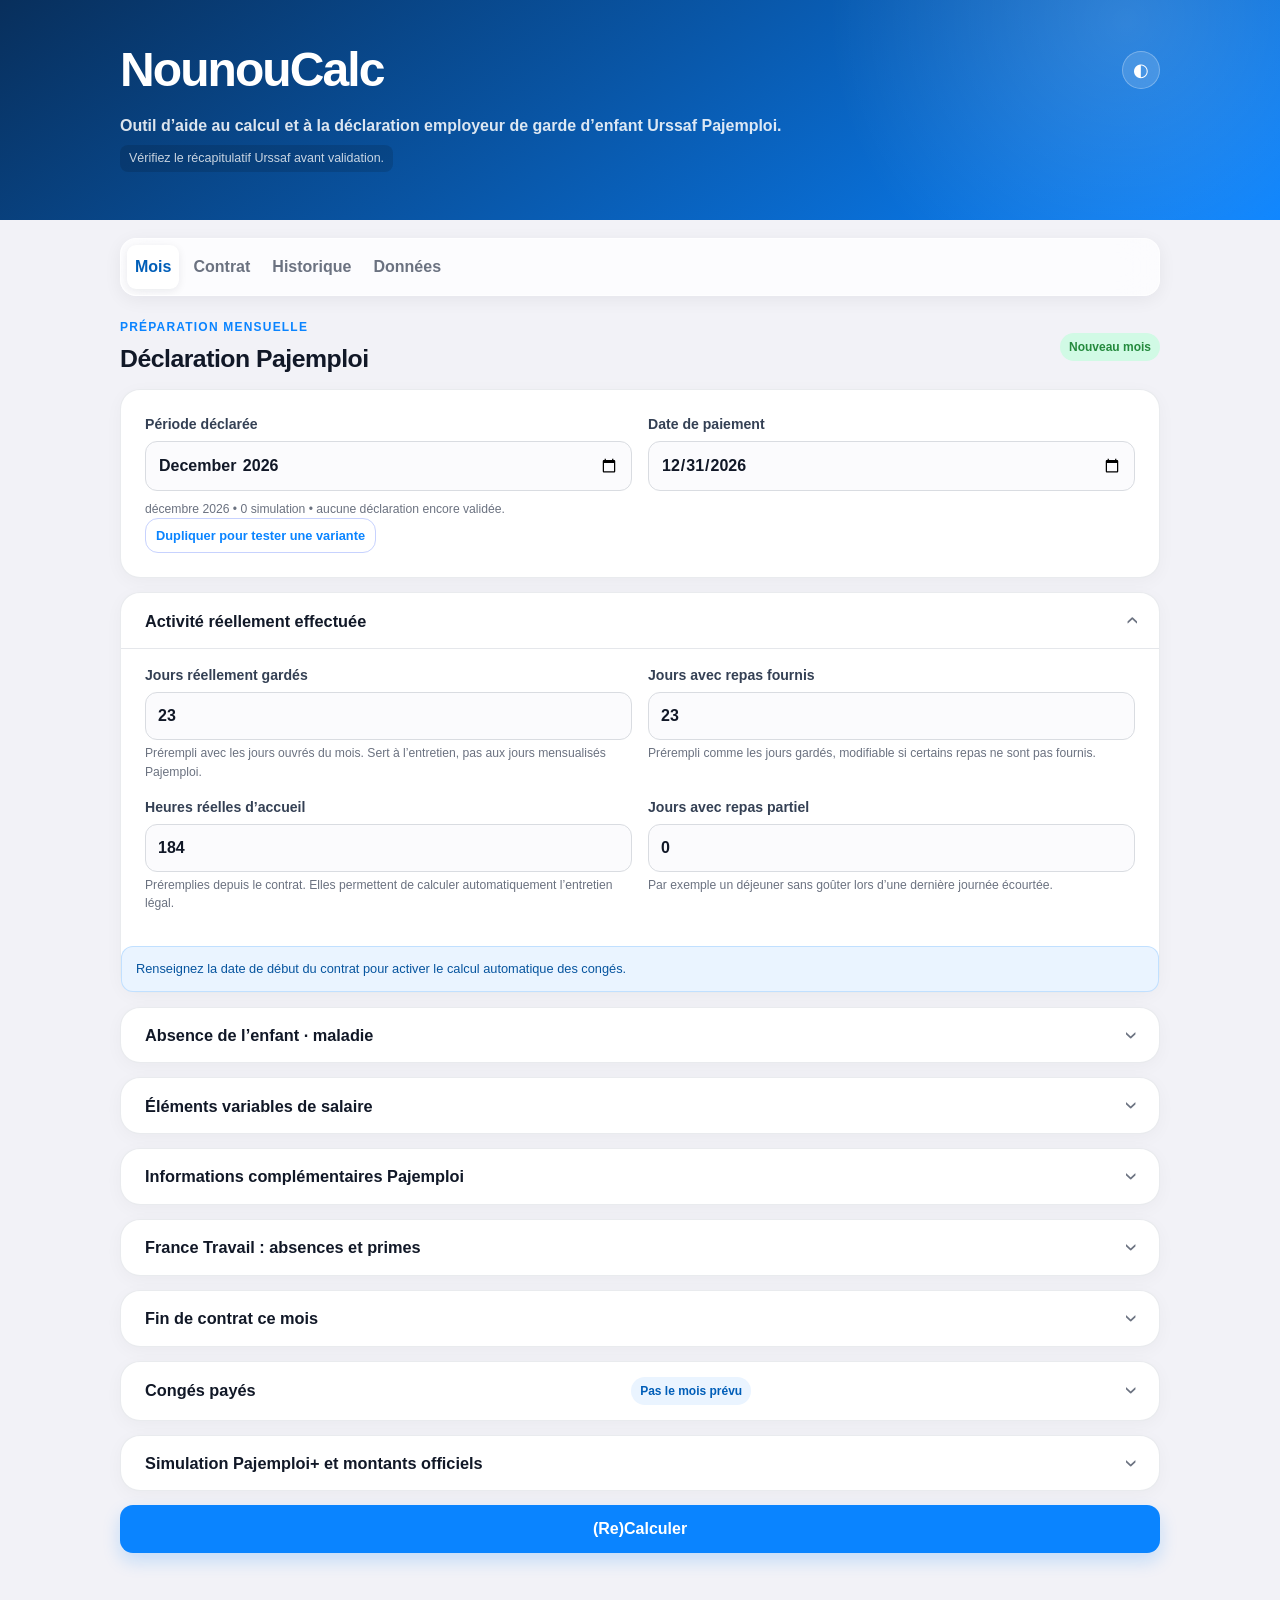
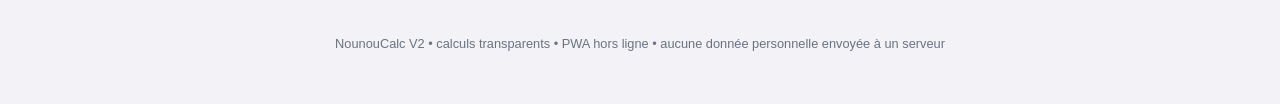
<file: index.html>
<!doctype html>
<html lang="fr">
<head>
  <meta charset="utf-8">
  <meta name="viewport" content="width=device-width, initial-scale=1">
  <meta name="theme-color" content="#0a84ff">
  <meta name="apple-mobile-web-app-capable" content="yes">
  <meta name="apple-mobile-web-app-status-bar-style" content="black-translucent">
  <meta name="apple-mobile-web-app-title" content="NounouCalc">
  <title>NounouCalc — Assistant Pajemploi</title>
  <script>
    (() => {
      const preference = localStorage.getItem("nounoucalc_theme") || "auto";
      const dark = preference === "dark" || (preference === "auto" && matchMedia("(prefers-color-scheme: dark)").matches);
      document.documentElement.dataset.theme = preference;
      document.documentElement.dataset.themeEffective = dark ? "dark" : "light";
    })();
  </script>
  <link rel="manifest" href="manifest.webmanifest">
  <link rel="icon" href="icons/app-icon.svg" type="image/svg+xml">
  <link rel="apple-touch-icon" sizes="180x180" href="icons/apple-touch-icon.png">
  <link rel="stylesheet" href="styles.css">
</head>
<body>
  <header class="hero">
    <div class="shell">
      <div class="hero-top">
        <h1>NounouCalc</h1>
        <button id="themeToggle" class="theme-toggle" type="button" aria-label="Thème automatique" title="Thème automatique">
          <span id="themeIcon" aria-hidden="true">◐</span>
        </button>
      </div>
      <p class="hero-subtitle">Outil d’aide au calcul et à la déclaration employeur de garde d’enfant Urssaf Pajemploi.</p>
      <p id="notice" class="hero-warning" role="status">Vérifiez le récapitulatif Urssaf avant validation.</p>
    </div>
  </header>

  <main class="shell">
    <nav class="tabs" aria-label="Sections">
      <button class="tab active" data-tab="monthly">
        <svg class="tab-icon" aria-hidden="true" viewBox="0 0 24 24"><path d="M7 3v3m10-3v3M4 9h16M5 5h14a1 1 0 0 1 1 1v14H4V6a1 1 0 0 1 1-1Z"/></svg>
        <span>Mois</span>
      </button>
      <button class="tab" data-tab="contract">
        <svg class="tab-icon" aria-hidden="true" viewBox="0 0 24 24"><path d="M7 3h8l4 4v14H5V3h2Zm8 0v5h4M8 12h8m-8 4h8"/></svg>
        <span>Contrat</span>
      </button>
      <button class="tab" data-tab="history">
        <svg class="tab-icon" aria-hidden="true" viewBox="0 0 24 24"><path d="M4 5h16v16H4V5Zm4-2v4m8-4v4M8 11h8m-8 4h8"/></svg>
        <span>Historique</span>
      </button>
      <button class="tab" data-tab="data">
        <svg class="tab-icon" aria-hidden="true" viewBox="0 0 24 24"><path d="M12 3v12m-4-4 4 4 4-4M5 18v3h14v-3"/></svg>
        <span>Données</span>
      </button>
    </nav>

    <section id="tab-monthly" class="tab-panel active">
      <div class="section-heading">
        <div>
          <p class="eyebrow">Préparation mensuelle</p>
          <h2>Déclaration Pajemploi</h2>
        </div>
        <span id="monthStatus" class="pill">Nouveau mois</span>
      </div>

      <div class="card">
        <div class="form-grid two">
          <label>Période déclarée
            <input id="period" type="month">
          </label>
          <label>Date de paiement
            <input id="paymentDate" type="date">
          </label>
        </div>
        <p id="periodHint" class="hint"></p>
        <button id="newSimulationButton" class="button ghost compact">Dupliquer pour tester une variante</button>
      </div>

      <details class="card collapsible" open>
        <summary>Activité réellement effectuée</summary>
        <div class="form-grid two compact-grid collapsible-body">
          <label>Jours réellement gardés
            <input id="actualDays" type="number" min="0" step="0.5">
            <small>Prérempli avec les jours ouvrés du mois. Sert à l’entretien, pas aux jours mensualisés Pajemploi.</small>
          </label>
          <label>Jours avec repas fournis
            <input id="meals" type="number" min="0" step="1">
            <small>Prérempli comme les jours gardés, modifiable si certains repas ne sont pas fournis.</small>
          </label>
          <label>Heures réelles d’accueil
            <input id="actualCareHours" type="number" min="0" step="0.25">
            <small>Préremplies depuis le contrat. Elles permettent de calculer automatiquement l’entretien légal.</small>
          </label>
          <label>Jours avec repas partiel
            <input id="partialMeals" type="number" min="0" step="1" value="0">
            <small>Par exemple un déjeuner sans goûter lors d’une dernière journée écourtée.</small>
          </label>
        </div>
        <p id="automaticLeaveInfo" class="auto-info"></p>
      </details>

      <details class="card collapsible" id="childAbsenceCard">
        <summary>Absence de l’enfant · maladie</summary>
        <div class="collapsible-body">
          <p class="hint">Sans justificatif, une absence imprévue reste rémunérée. Avec certificat médical ou hospitalisation, l’application calcule la déduction et suit le plafond sur l’année anniversaire du contrat.</p>
          <div class="form-grid two compact-grid">
            <label>Situation
              <select id="childAbsenceKind">
                <option value="none">Aucune</option>
                <option value="short">Maladie courte de l’enfant</option>
                <option value="long">Maladie / hospitalisation continue</option>
                <option value="other">Autre absence imprévue · salaire maintenu</option>
              </select>
            </label>
            <label>Justificatif reçu
              <select id="childAbsenceProof"><option value="no">Non</option><option value="yes">Oui</option></select>
            </label>
            <label>Début de l’absence<input id="childAbsenceStartDate" type="date"></label>
            <label>Fin de l’absence<input id="childAbsenceEndDate" type="date"></label>
            <label>Jours d’accueil prévus mais non assurés<input id="childAbsenceDays" type="number" min="0" step="0.5" value="0"></label>
            <label>Heures d’accueil prévues mais non assurées<input id="childAbsenceHours" type="number" min="0" step="0.25" value="0"></label>
            <label>Jours d’accueil prévus ce mois<input id="plannedDaysInMonth" type="number" min="0" step="0.5"></label>
            <label>Heures d’accueil prévues ce mois<input id="scheduledHoursInMonth" type="number" min="0" step="0.25"></label>
          </div>
          <p id="childAbsenceInfo" class="auto-info" aria-live="polite"></p>
          <p class="hint">Pour un planning irrégulier, ajustez les heures prévues et absentes. Les jours réellement gardés, repas et heures réelles restent modifiables séparément.</p>
        </div>
      </details>

      <details class="card collapsible">
        <summary>Éléments variables de salaire</summary>
        <div class="form-grid two compact-grid collapsible-body">
          <label>Heures complémentaires
            <input id="complementaryHours" type="number" min="0" step="0.25" value="0">
            <small>Au-delà du contrat et jusqu’à 45 h sur la semaine concernée.</small>
          </label>
          <label>Heures majorées supplémentaires
            <input id="extraMajorHours" type="number" min="0" step="0.25" value="0">
            <small>Heures réellement faites au-delà de 45 h, hors base mensualisée.</small>
          </label>
          <label>Autre déduction exceptionnelle nette
            <input id="absenceDeductionNet" type="number" min="0" step="0.01" value="0">
            <small>Facultatif ; la maladie de l’enfant est calculée automatiquement ci-dessus.</small>
          </label>
          <label>Autre élément de salaire net
            <input id="otherSalaryNet" type="number" step="0.01" value="0">
          </label>
          <label>Indemnités kilométriques
            <input id="kilometerAllowance" type="number" min="0" step="0.01" value="0">
          </label>
          <label>Acompte déjà versé
            <input id="advancePaid" type="number" min="0" step="0.01" value="0">
          </label>
          <label>Ajustement semaines ouvrant droit aux congés
            <input id="leaveAdjustmentWeeks" type="number" step="0.01" value="0">
            <small>Laisser 0 normalement. Utiliser seulement pour corriger une absence non assimilée ou un planning particulier.</small>
          </label>
        </div>
      </details>

      <details class="card collapsible">
        <summary>Informations complémentaires Pajemploi</summary>
        <div class="form-grid three compact-grid collapsible-body">
          <label>Heures spécifiques
            <select id="specificHours"><option value="no">Non</option><option value="yes">Oui</option></select>
            <small>Entre 22 h et 6 h, dimanche ou jour férié.</small>
          </label>
          <label>Garde de plus de 24 h consécutives
            <select id="over24Hours"><option value="no">Non</option><option value="yes">Oui</option></select>
          </label>
          <label>Handicap, longue maladie ou inadaptation
            <select id="disabilityCare"><option value="no">Non</option><option value="yes">Oui</option></select>
          </label>
        </div>
      </details>

      <details class="card collapsible">
        <summary>France Travail : absences et primes</summary>
        <div class="collapsible-body">
          <p class="hint">Le temps payé exact vient du bulletin. Les autres champs sont à compléter seulement en cas d’absence, d’arrêt/suspension ou de prime distincte.</p>
          <div class="form-grid two compact-grid">
            <label>Temps de travail payé
              <input id="franceTravailPaidHours" type="number" min="0" step="0.1">
              <small>Heures exactes du bulletin pour l’attestation France Travail.</small>
            </label>
            <label>Heures non intégralement payées
              <input id="unpaidHours" type="number" min="0" step="0.25" value="0">
            </label>
            <label>Jours non intégralement payés
              <input id="unpaidDays" type="number" min="0" step="0.5" value="0">
            </label>
            <label>Nature de l’absence ou suspension
              <select id="absenceType">
                <option value="">Aucune</option>
                <option value="maladie">Arrêt maladie</option>
                <option value="maternite">Congé maternité</option>
                <option value="paternite">Congé paternité / accueil de l’enfant</option>
                <option value="adoption">Congé d’adoption</option>
                <option value="accident_travail">Accident du travail</option>
                <option value="accident_trajet">Accident de trajet</option>
                <option value="activite_partielle">Activité partielle</option>
                <option value="conge_sans_solde">Congé sans solde / convenance personnelle</option>
                <option value="conge_parental">Congé parental</option>
                <option value="autre">Autre événement</option>
              </select>
            </label>
            <label>Début de l’absence
              <input id="absenceStartDate" type="date">
            </label>
            <label>Fin de l’absence
              <input id="absenceEndDate" type="date">
            </label>
            <label>Nature de la prime
              <input id="bonusType" type="text" placeholder="Prime exceptionnelle…">
            </label>
            <label>Prime brute soumise à contributions
              <input id="bonusGross" type="number" min="0" step="0.01" value="0">
            </label>
            <label>Date de paiement de la prime
              <input id="bonusPaymentDate" type="date">
            </label>
          </div>
        </div>
      </details>

      <details class="card collapsible" id="monthlyEndCard">
        <summary>Fin de contrat ce mois</summary>
        <div class="collapsible-body">
          <div class="notice info compact-notice">
            <strong>Tout se fait dans cette dernière déclaration.</strong> Choisissez « Oui », vérifiez la date et le motif, puis utilisez le bouton « (Re)Calculer » en bas de la page. Il n’y a plus de second écran de calcul.
          </div>
          <label class="select-emphasis">S’agit-il de la dernière déclaration du contrat ?
            <select id="isEndContract"><option value="no">Non</option><option value="yes">Oui</option></select>
          </label>
          <div id="monthlyEndFields" class="hidden">
            <div class="form-grid two compact-grid">
              <label>Date de fin du contrat
                <input id="endDateMonthly" type="date">
              </label>
              <label>Motif
                <select id="endReasonMonthly">
                  <option value="employer">Retrait de l’enfant par l’employeur</option>
                  <option value="employee">Démission de la salariée</option>
                  <option value="death">Décès de l’enfant</option>
                  <option value="serious">Faute grave ou lourde</option>
                  <option value="approval">Retrait ou suspension d’agrément</option>
                  <option value="cdd">Fin de CDD</option>
                  <option value="agreement">Autre motif</option>
                </select>
              </label>
              <label>Date de notification de la rupture
                <input id="terminationNotificationDate" type="date">
              </label>
              <label>Situation du préavis
                <select id="noticeStatus">
                  <option value="performed">Préavis effectué et payé</option>
                  <option value="partial">Préavis partiellement effectué</option>
                  <option value="not_performed_paid">Non effectué mais payé</option>
                  <option value="not_performed_unpaid">Non effectué et non payé à la demande de la salariée</option>
                  <option value="not_applicable">Pas de préavis applicable</option>
                </select>
              </label>
              <label>Premier jour du préavis
                <input id="noticeStartDate" type="date">
              </label>
              <label>Dernier jour du préavis
                <input id="noticeEndDate" type="date">
              </label>
            </div>
            <div id="endAutoInfo" class="auto-info"></div>
            <details class="nested-details">
              <summary>Montants calculés automatiquement et détails Pajemploi</summary>
              <div class="form-grid two compact-grid end-fields collapsible-body">
              <label>Prime de précarité nette
                <input id="precariousnessNet" type="number" min="0" step="0.01">
                <small>CDD uniquement.</small>
              </label>
              <label>Indemnité compensatrice de congés payés nette
                <input id="endingCpNetMonthly" type="number" min="0" step="0.01">
              </label>
              <label>Jours de congés soldés
                <input id="endingCpDays" type="number" min="0" step="0.5">
              </label>
              <label>Indemnité compensatrice de préavis nette
                <input id="noticeCompensationNet" type="number" min="0" step="0.01" value="0">
              </label>
              <label>Indemnité de rupture nette
                <input id="ruptureIndemnityNet" type="number" min="0" step="0.01">
              </label>
              <label>Régularisation de salaire nette
                <input id="endingRegularizationNet" type="number" min="0" step="0.01" value="0">
              </label>
              <input id="endValuesConfirmed" type="hidden" value="no">
              <label>Heures de régularisation à ajouter
                <input id="endingRegularizationHours" type="number" min="0" step="0.01" value="0" readonly>
                <small>Calculées depuis les heures réelles de l’historique.</small>
              </label>
              <label>Jours de régularisation à ajouter
                <input id="endingRegularizationDays" type="number" min="0" step="0.01" value="0" readonly>
                <small>Ajoutés aux jours mensualisés, avec plafond Pajemploi de 31 jours.</small>
              </label>
              </div>
            </details>
            <details class="nested-details">
              <summary>Montants bruts pour France Travail</summary>
              <div class="form-grid two compact-grid collapsible-body">
                <label>Indemnité compensatrice de congés payés brute
                  <input id="endingCpGross" type="number" min="0" step="0.01">
                  <small>Calculée automatiquement ; à vérifier ensuite sur le solde Pajemploi.</small>
                </label>
                <label>Prime de précarité brute
                  <input id="precariousnessGross" type="number" min="0" step="0.01">
                </label>
                <label>Indemnité légale ou conventionnelle de rupture
                  <input id="legalRuptureAmount" type="number" min="0" step="0.01">
                </label>
                <label>Autres indemnités de rupture hors congés et préavis
                  <input id="otherTerminationGross" type="number" min="0" step="0.01" value="0">
                </label>
              </div>
            </details>
            <p class="hint">Les montants sont recalculés automatiquement lorsque vous appuyez sur « (Re)Calculer ». Ils restent modifiables dans le détail si le simulateur officiel Pajemploi fournit une valeur différente.</p>
          </div>
        </div>
      </details>

      <details class="card collapsible" id="cpCard">
        <summary class="card-title-line">
          <span>Congés payés</span>
          <span id="cpMonthPill" class="pill subtle"></span>
        </summary>
        <div class="form-grid two compact-grid collapsible-body">
          <label>Jours de congés payés à déclarer
            <input id="cpDaysDeclared" type="number" min="0" max="30" step="0.5" value="0">
          </label>
          <label>Montant net de congés payé
            <input id="cpPaidNet" type="number" min="0" step="0.01" value="0">
          </label>
          <label>Période d’acquisition des droits payés
            <select id="cpReferenceKey"></select>
            <small>En juin, il s’agit normalement de la période terminée le 31 mai.</small>
          </label>
        </div>
        <p id="cpHint" class="hint"></p>
      </details>

      <details class="card collapsible">
        <summary>Simulation Pajemploi+ et montants officiels</summary>
        <div class="collapsible-body">
        <p class="hint">Le taux permet une simulation du prélèvement à la source. Les autres montants, facultatifs, se recopient après la déclaration pour rapprocher l’estimation du décompte réellement produit par Pajemploi+.</p>
        <label>Salaire brut officiel du mois <span class="optional">(facultatif)</span>
          <input id="officialGross" type="number" min="0" step="0.01" placeholder="À recopier après la déclaration">
          <small>Montant du bulletin Pajemploi. Il est utilisé pour toute la durée du contrat, mois de fin compris.</small>
        </label>
        <div class="form-grid two compact-grid">
          <label>CMG rémunération calculé par Pajemploi <span class="optional">(après validation)</span>
            <input id="officialCmg" type="number" min="0" step="0.01">
          </label>
          <label>Montant réellement prélevé par Pajemploi+ <span class="optional">(après validation)</span>
            <input id="officialPajemploiDebit" type="number" min="0" step="0.01">
          </label>
        </div>
        <div class="form-grid two compact-grid">
          <label>Taux de prélèvement à la source connu (%)
            <input id="withholdingTaxRate" type="number" min="0" max="100" step="0.001">
            <small>Pour la simulation uniquement. Le taux transmis à Pajemploi par la DGFiP reste prioritaire.</small>
          </label>
          <label>Exonération ajoutée par Pajemploi
            <input id="officialContributionExemption" type="number" min="0" step="0.01">
            <small>À recopier seulement après la déclaration.</small>
          </label>
          <label>Prélèvement à la source retiré
            <input id="officialWithholdingTax" type="number" min="0" step="0.01">
            <small>À recopier seulement après la déclaration.</small>
          </label>
          <label>Montant total des cotisations
            <input id="officialTotalContributions" type="number" min="0" step="0.01">
          </label>
          <label>Cotisations prises en charge par la CAF/MSA
            <input id="officialCoveredContributions" type="number" min="0" step="0.01">
          </label>
          <label>Somme à récupérer auprès de la salariée
            <input id="officialEmployeeRecovery" type="number" min="0" step="0.01">
            <small>Uniquement si Pajemploi demande réellement une régularisation séparée.</small>
          </label>
        </div>
        <label>Note du mois <span class="optional">(facultatif)</span>
          <textarea id="monthNote" rows="2" placeholder="Adaptation, absence, régularisation…"></textarea>
        </label>
        </div>
      </details>

      <button id="calculateButton" class="button primary">(Re)Calculer</button>

      <section id="results" class="results hidden" aria-live="polite">
        <div class="section-heading">
          <div>
            <p class="eyebrow">Copie de saisie</p>
            <h2>Valeurs à reporter sur Pajemploi</h2>
          </div>
          <button id="printMonthly" class="button ghost compact">Imprimer</button>
        </div>

        <div id="officialConfirmation" class="card official-confirmation">
          <div>
            <strong id="officialConfirmationTitle">Simulation non confirmée</strong>
            <p id="officialConfirmationText">Comparez les valeurs ci-dessous à Pajemploi, puis confirmez uniquement la version réellement saisie.</p>
          </div>
          <button id="confirmOfficialButton" class="button secondary" type="button">Confirmer la saisie sur Pajemploi</button>
        </div>

        <details class="card collapsible pajemploi-guide" open>
          <summary>Cases Pajemploi+ à remplir, dans l’ordre</summary>
          <div class="collapsible-body">
            <p class="hint">Copiez ces valeurs dans la déclaration. Pajemploi calcule ensuite les cotisations, le CMG, le prélèvement à la source et le virement ; vérifiez son récapitulatif avant de valider.</p>
            <div id="pajemploiGuide"></div>
          </div>
        </details>

        <div class="declaration-grid">
          <article class="metric featured">
            <span>Jours d’activité mensualisés</span>
            <strong id="outDeclaredDays">—</strong>
            <small id="outExactDays"></small>
          </article>
          <article class="metric">
            <span>Heures normales mensualisées</span>
            <strong id="outNormalHours">—</strong>
            <small id="outExactNormalHours"></small>
          </article>
          <article class="metric">
            <span>Heures complémentaires</span>
            <strong id="outComplementaryHours">—</strong>
          </article>
          <article class="metric">
            <span>Heures majorées</span>
            <strong id="outMajorHours">—</strong>
            <small id="outMajorBreakdown"></small>
          </article>
          <article class="metric">
            <span>Jours de congés payés</span>
            <strong id="outCpDays">—</strong>
          </article>
          <article class="metric featured">
            <span>Salaire net déclaré</span>
            <strong id="outNetSalary">—</strong>
            <small>Hors indemnités d’entretien et de repas</small>
          </article>
          <article class="metric">
            <span id="outCmgLabel">CMG rémunération estimé</span>
            <strong id="outCmg">—</strong>
            <small>Estimation 2026, le calcul Pajemploi fait foi</small>
          </article>
          <article class="metric featured">
            <span>Reste à charge estimé après CMG</span>
            <strong id="outFamilyCost">—</strong>
            <small id="outCmgDetail"></small>
          </article>
        </div>

        <div id="outEndBreakdownCard" class="card breakdown hidden">
          <h3>Rubrique « Indemnités de fin de contrat »</h3>
          <div id="outEndBreakdown"></div>
        </div>

        <div class="card breakdown">
          <h3>Détail du calcul du salaire</h3>
          <div id="salaryBreakdown"></div>
        </div>

        <div class="totals">
          <div><span>Indemnité d’entretien</span><strong id="outMaintenance">—</strong></div>
          <div><span>Indemnité de repas</span><strong id="outMeals">—</strong></div>
          <div><span>Indemnités kilométriques</span><strong id="outKilometers">—</strong></div>
          <div><span>Acompte déjà versé</span><strong id="outAdvance">—</strong></div>
          <div class="grand-total"><span>Total des éléments avant calculs Pajemploi</span><strong id="outTotal">—</strong></div>
        </div>

        <div id="outPajemploiSettlementCard" class="card breakdown hidden">
          <h3 id="outPajemploiSettlementTitle">Estimation Pajemploi+</h3>
          <div id="outPajemploiSettlement"></div>
          <p class="hint">Le virement à la salariée, le CMG total et votre reste à charge sont des montants différents. Le récapitulatif officiel Pajemploi reste la référence.</p>
        </div>

        <div class="card breakdown">
          <h3>Questions complémentaires</h3>
          <div id="additionalAnswers"></div>
        </div>

        <div class="card cp-summary">
          <h3>Compteur de congés — <span id="outReferencePeriod"></span></h3>
          <div class="progress"><span id="cpProgress"></span></div>
          <p>Ce mois : <strong id="outCpMonthAcquired">—</strong> jours bruts acquis automatiquement.</p>
          <p>Période : <strong id="outCpAcquired">—</strong> jours acquis, dont <strong id="outCpPaid">—</strong> jours déjà déclarés payés.</p>
          <p>Depuis le début du contrat : <strong id="outCpGlobalAcquired">—</strong> acquis • <strong id="outCpGlobalPaid">—</strong> payés • <strong id="outCpGlobalRemaining">—</strong> restant à rémunérer.</p>
        </div>
      </section>
    </section>

    <section id="tab-contract" class="tab-panel">
      <div class="section-heading">
        <div>
          <p class="eyebrow">Paramètres durables</p>
          <h2>Contrat et données administratives</h2>
        </div>
        <button id="calculationInfoButton" class="calculation-info-button" type="button" aria-haspopup="dialog" aria-controls="calculationInfoModal">
          <span aria-hidden="true">i</span>
          <strong>Règles de calcul</strong>
        </button>
      </div>

      <div class="card">
        <div class="form-grid two compact-grid contract-picker">
          <label>Contrat affiché
            <select id="activeContractSelect" aria-label="Choisir un contrat"></select>
          </label>
          <button id="newContractButton" class="button ghost" type="button">+ Nouveau contrat</button>
        </div>
        <p class="hint">Chaque nounou conserve son contrat, ses simulations et ses déclarations validées. L’export JSON contient tous les contrats.</p>
      </div>

      <div class="card">
        <h3>Contrat</h3>
        <div class="form-grid two">
          <label>Date de début du contrat
            <input id="startDate" type="date">
          </label>
          <label>Nature du contrat
            <select id="contractType">
              <option value="CDI">CDI</option>
              <option value="CDD">CDD</option>
            </select>
          </label>
          <label>Numéro de contrat France Travail
            <input id="contractNumber" type="text" value="00000">
            <small>France Travail demande « 00000 » si aucun numéro n’existe.</small>
          </label>
          <label>Dernier emploi tenu
            <input id="lastJobTitle" type="text" value="Assistante maternelle agréée">
          </label>
          <label>Semaines programmées sur 12 mois
            <input id="weeksPerYear" type="number" min="1" max="52" step="1" value="46">
            <small>52 semaines, ou 46 semaines et moins.</small>
          </label>
          <label>Jours d’accueil par semaine
            <input id="daysPerWeek" type="number" min="0.5" max="7" step="0.5" value="5">
          </label>
          <label>Heures normales par semaine
            <input id="normalHoursPerWeek" type="number" min="0" max="45" step="0.25" value="40">
            <small>Part contractuelle jusqu’à 45 h.</small>
          </label>
          <label>Heures majorées contractuelles par semaine
            <input id="majorHoursPerWeek" type="number" min="0" step="0.25" value="0">
            <small>Part contractuelle au-delà de 45 h.</small>
          </label>
        </div>
        <div id="contractPreview" class="formula-preview"></div>
      </div>

      <div class="card">
        <h3>Rémunération</h3>
        <div class="form-grid three">
          <label>Taux horaire net
            <input id="netHourlyRate" type="number" min="0" step="0.01" value="4">
          </label>
          <label>Taux horaire brut estimé
            <input id="grossHourlyRate" type="number" min="0" step="0.0001" readonly>
            <small>Calculé automatiquement à partir du net. Le brut du bulletin Pajemploi reste prioritaire.</small>
          </label>
          <label>Majoration au-delà de 45 h
            <input id="majorMarkup" type="number" min="0" step="0.01" value="25">
            <small>Pourcentage prévu au contrat.</small>
          </label>
          <label>Majoration heures complémentaires
            <input id="complementaryMarkup" type="number" min="0" step="0.01" value="0">
            <small>Seulement si elle est écrite au contrat.</small>
          </label>
          <label>Salaire net mensualisé de base
            <input id="monthlyBaseNetSalary" type="number" min="0" step="0.01" value="0">
            <small>Montant fixe prévu au contrat. Laisser 0 pour le calculer depuis les heures et les taux.</small>
          </label>
          <label>Entretien contractuel / journée habituelle
            <input id="maintenanceRate" type="number" min="0" step="0.01" value="0">
            <small>Laisser 0 pour appliquer automatiquement le minimum légal selon les heures réelles.</small>
          </label>
          <label>Repas complet / jour
            <input id="mealRate" type="number" min="0" step="0.01" value="4">
          </label>
          <label>Repas partiel / jour
            <input id="partialMealRate" type="number" min="0" step="0.01" value="0">
            <small>Facultatif : déjeuner ou goûter seul, selon le contrat.</small>
          </label>
          <label>Enfants de moins de 15 ans à charge de la salariée
            <input id="employeeDependentChildrenUnder15" type="number" min="0" step="1" value="0">
            <small>Pour les éventuels 2 jours supplémentaires par enfant, dans la limite de 30 jours.</small>
          </label>
        </div>
      </div>

      <div class="card">
        <h3>Modalité de paiement des congés</h3>
        <div class="form-grid two">
          <label>Mode prévu au contrat
            <select id="cpPaymentMode">
              <option value="june">En une fois au mois choisi</option>
              <option value="main_leave">Lors de la prise principale</option>
              <option value="as_taken">Au fur et à mesure de la prise</option>
              <option value="included_52">Accueil sur 52 semaines</option>
            </select>
          </label>
          <label>Mois du versement unique
            <select id="cpPaymentMonth">
              <option value="1">Janvier</option><option value="2">Février</option>
              <option value="3">Mars</option><option value="4">Avril</option>
              <option value="5">Mai</option><option value="6" selected>Juin</option>
              <option value="7">Juillet</option><option value="8">Août</option>
              <option value="9">Septembre</option><option value="10">Octobre</option>
              <option value="11">Novembre</option><option value="12">Décembre</option>
            </select>
          </label>
        </div>
      </div>

      <div class="card">
        <h3>Identité</h3>
        <div class="form-grid two">
          <label>Employeur
            <input id="employerName" type="text" placeholder="Prénom Nom">
          </label>
          <label>N° Pajemploi employeur
            <input id="employerPajemploi" type="text">
          </label>
          <label>Téléphone employeur
            <input id="employerPhone" type="tel">
          </label>
          <label>Date de naissance employeur
            <input id="employerBirthDate" type="date">
          </label>
          <label>Adresse employeur
            <textarea id="employerAddress" rows="2"></textarea>
          </label>
          <label>Second employeur <span class="optional">(facultatif)</span>
            <input id="secondaryEmployerName" type="text" placeholder="Prénom Nom">
          </label>
          <label>Téléphone second employeur
            <input id="secondaryEmployerPhone" type="tel">
          </label>
          <label>Date de naissance second employeur
            <input id="secondaryEmployerBirthDate" type="date">
          </label>
          <label>Adresse second employeur
            <textarea id="secondaryEmployerAddress" rows="2"></textarea>
          </label>
          <label>Assistante maternelle
            <input id="employeeName" type="text" placeholder="Prénom Nom">
          </label>
          <label>N° salarié / Sécurité sociale
            <input id="employeeNumber" type="text">
          </label>
          <label>Adresse assistante maternelle
            <textarea id="employeeAddress" rows="2"></textarea>
          </label>
          <label>Date de naissance assistante maternelle
            <input id="employeeBirthDate" type="date">
          </label>
          <label>Lieu de naissance
            <input id="employeeBirthPlace" type="text">
          </label>
          <label>Département de naissance
            <input id="employeeBirthDepartment" type="text" placeholder="95">
          </label>
          <label>Nationalité
            <select id="employeeNationality">
              <option value="france">Française</option>
              <option value="ue">Union européenne</option>
              <option value="eee">EEE hors UE</option>
              <option value="hors_ue_eee">Hors UE / EEE</option>
            </select>
          </label>
          <label>Caisse de retraite complémentaire
            <input id="employeeRetirementFund" type="text" value="Régime unifié AGIRC-ARRCO">
          </label>
          <label>N° d’agrément
            <input id="approvalNumber" type="text">
          </label>
          <label>Enfant gardé
            <input id="childName" type="text" value="Noa">
          </label>
          <label>Date de naissance de l’enfant
            <input id="childBirthDate" type="date">
          </label>
        </div>
      </div>

      <div class="card">
        <h3>Estimation du CMG emploi direct</h3>
        <div class="form-grid three">
          <label>Appliquer ces ressources à partir de
            <input id="cmgEffectivePeriod" type="month">
            <small>Les mois antérieurs conservent leur ancien barème et leurs montants confirmés.</small>
          </label>
          <label>Ressources annuelles CAF de l’année N−2
            <input id="annualResourcesN2" type="number" min="0" step="1">
            <small>Montant “ressources prises en compte pour le CMG” visible dans Mon Compte CAF, pas le quotient familial.</small>
          </label>
          <label>Nombre d’enfants à charge
            <input id="dependentChildren" type="number" min="1" max="20" step="1" value="1">
          </label>
          <label>Un enfant ouvre droit à l’AEEH
            <select id="aeeh"><option value="no">Non</option><option value="yes">Oui</option></select>
          </label>
        </div>
        <p class="hint">Pour une déclaration en 2026, la CAF utilise en principe les ressources 2024 (N−2), mensualisées. Sans ce montant, NounouCalc n’affiche plus de faux reste à charge. Le résultat reste une estimation : Pajemploi calcule le montant définitif.</p>
        <details class="nested-details">
          <summary>Historique des ressources CMG</summary>
          <div id="cmgHistoryList" class="collapsible-body"></div>
        </details>
      </div>

      <button id="saveContractButton" class="button primary">Enregistrer le contrat</button>
    </section>

    <section id="tab-history" class="tab-panel">
      <div class="section-heading">
        <div>
          <p class="eyebrow">Archive locale</p>
          <h2>Historique des déclarations</h2>
        </div>
        <button id="printDossierButton" class="button secondary compact">Imprimer le dossier employeur</button>
      </div>
      <div id="historyEmpty" class="empty">Aucune déclaration enregistrée.</div>
      <div id="historyList" class="history-list"></div>
    </section>

    <section id="tab-data" class="tab-panel">
      <div class="section-heading">
        <div>
          <p class="eyebrow">Portabilité</p>
          <h2>Sauvegarde des données</h2>
        </div>
      </div>
      <div class="card">
        <p>Exporter ou restaurer une copie complète du contrat, des réglages, des simulations et de tous les mois enregistrés.</p>
        <div class="button-row">
          <button id="exportButton" class="button primary">Exporter la sauvegarde JSON</button>
          <label class="button secondary file-button">Importer une sauvegarde
            <input id="importFile" type="file" accept="application/json">
          </label>
        </div>
      </div>
      <div class="card danger-zone">
        <h3>Zone sensible</h3>
        <button id="resetButton" class="button danger">Effacer toutes les données locales</button>
      </div>
    </section>
  </main>

  <div id="calculationInfoModal" class="info-modal" role="dialog" aria-modal="true" aria-labelledby="calculationInfoTitle" aria-hidden="true" hidden>
    <div class="info-modal-sheet">
      <header class="info-modal-header">
        <div>
          <p class="eyebrow">Mémo officiel</p>
          <h2 id="calculationInfoTitle">Comprendre les calculs</h2>
        </div>
        <button id="closeCalculationInfo" class="info-modal-close" type="button" aria-label="Fermer les règles de calcul">×</button>
      </header>

      <div class="info-modal-content">
        <p class="info-modal-intro">
          NounouCalc conserve les valeurs exactes pour calculer le salaire, puis applique seulement à la fin les arrondis nécessaires aux cases entières de Pajemploi.
        </p>

        <article class="calculation-rule">
          <span class="calculation-rule-number">1</span>
          <div>
            <h3>Mensualisation du contrat</h3>
            <p>Sur 52 semaines : base hebdomadaire × 52 ÷ 12. Sur 46 semaines ou moins : base hebdomadaire × semaines programmées ÷ 12. Les décimales restent utilisées pour calculer le salaire.</p>
            <div class="formula-chip">Exemple : 5 jours × 46 ÷ 12 = 19,1667 jours mensualisés</div>
            <a href="https://www.urssaf.fr/accueil/particulier/particulier-employeur/embaucher-un-salarie/remunerer-salarie-domicile.html" target="_blank" rel="noopener noreferrer">Voir les exemples officiels Urssaf <span aria-hidden="true">↗</span></a>
          </div>
        </article>

        <article class="calculation-rule">
          <span class="calculation-rule-number">2</span>
          <div>
            <h3>Jours d’activité à déclarer</h3>
            <p>Pour une garde mensualisée, Pajemploi demande les jours mensualisés, pas les jours réellement gardés. NounouCalc arrondit le résultat à l’entier supérieur pour la case Pajemploi.</p>
            <div class="formula-chip">19,1667 jours → 20 jours à déclarer</div>
            <p class="rule-note">Les jours réellement gardés restent séparés : ils servent notamment aux indemnités d’entretien et de repas.</p>
            <a href="https://www.urssaf.fr/accueil/services/services-particuliers/service-pajemploi/declarer-service-pajemploi.html" target="_blank" rel="noopener noreferrer">Lire « Comment déclarer avec Pajemploi ? » <span aria-hidden="true">↗</span></a>
          </div>
        </article>

        <article class="calculation-rule">
          <span class="calculation-rule-number">3</span>
          <div>
            <h3>Heures normales mensualisées</h3>
            <p>Les heures exactes servent au salaire. Pour la case entière Pajemploi, les heures mensualisées sont arrondies à l’entier le plus proche.</p>
            <div class="formula-chip">40 h × 46 ÷ 12 = 153,3333 h → 153 h à déclarer</div>
            <a href="https://www.urssaf.fr/accueil/particulier/particulier-employeur/embaucher-un-salarie/remunerer-salarie-domicile.html" target="_blank" rel="noopener noreferrer">Voir les formules Urssaf <span aria-hidden="true">↗</span></a>
          </div>
        </article>

        <article class="calculation-rule">
          <span class="calculation-rule-number">4</span>
          <div>
            <h3>Salaire net mensuel</h3>
            <p>Le salaire est calculé avec les heures mensuelles exactes, avant l’arrondi déclaratif. Les heures complémentaires et les heures majorées sont ajoutées séparément avec leur taux applicable.</p>
            <div class="formula-chip">Salaire = heures exactes × taux net + majorations − déductions</div>
            <a href="https://www.urssaf.fr/accueil/services/services-particuliers/service-pajemploi/declarer-service-pajemploi.html" target="_blank" rel="noopener noreferrer">Consulter le guide de déclaration Urssaf <span aria-hidden="true">↗</span></a>
          </div>
        </article>

        <article class="calculation-rule">
          <span class="calculation-rule-number">5</span>
          <div>
            <h3>Heures complémentaires et majorées</h3>
            <p>Les heures faites au-delà du contrat jusqu’à 45 heures hebdomadaires sont complémentaires. Celles effectuées au-delà de 45 heures sont majorées. Pajemploi possède une case distincte pour chacune.</p>
            <a href="https://www.urssaf.fr/accueil/services/services-particuliers/service-pajemploi/declarer-service-pajemploi.html" target="_blank" rel="noopener noreferrer">Voir les champs Pajemploi officiels <span aria-hidden="true">↗</span></a>
          </div>
        </article>

        <article class="calculation-rule">
          <span class="calculation-rule-number">6</span>
          <div>
            <h3>Indemnité d’entretien</h3>
            <p>Elle est calculée avec les heures réellement gardées. NounouCalc retient le montant le plus favorable entre le minimum légal proratisé, le plancher journalier de 2,65 € et le montant contractuel proratisé.</p>
            <div class="formula-chip">Minimum 9 h : 3,83 € de janvier à mai 2026, puis 3,92 € depuis juin 2026</div>
            <a href="https://www.urssaf.fr/accueil/outils-documentation/taux-baremes/taux-baremes-assistant-maternel.html" target="_blank" rel="noopener noreferrer">Consulter le barème Urssaf à jour <span aria-hidden="true">↗</span></a>
          </div>
        </article>

        <article class="calculation-rule">
          <span class="calculation-rule-number">7</span>
          <div>
            <h3>Repas et autres indemnités</h3>
            <p>Il n’existe pas de tarif national unique pour les repas. L’application multiplie le nombre réel de repas complets ou partiels par les tarifs inscrits au contrat. Aucun repas n’est compté lorsqu’il est fourni par le parent.</p>
            <a href="https://www.urssaf.fr/files/live/sites/urssaffr/files/outils-documentation/formulaires-modeles/Contrat-CDI-Pajemploi-Ama.pdf" target="_blank" rel="noopener noreferrer">Voir le modèle officiel de contrat Pajemploi <span aria-hidden="true">↗</span></a>
          </div>
        </article>

        <article class="calculation-rule">
          <span class="calculation-rule-number">8</span>
          <div>
            <h3>Congés payés</h3>
            <p>Une période complète ouvre 2,5 jours ouvrables par mois effectif. En année incomplète, l’acquisition est calculée par équivalents de quatre semaines. À la clôture de la période, les jours acquis sont arrondis au jour supérieur.</p>
            <p>Le montant payé est le plus favorable entre le maintien de salaire et le dixième de la rémunération brute de référence.</p>
            <a href="https://www.urssaf.fr/accueil/particulier/particulier-employeur/gerer-les-absences/gestion-conges-payes.html" target="_blank" rel="noopener noreferrer">Lire les règles de congés Urssaf <span aria-hidden="true">↗</span></a>
          </div>
        </article>

        <article class="calculation-rule">
          <span class="calculation-rule-number">9</span>
          <div>
            <h3>Absence non rémunérée</h3>
            <p>Si l’enfant est malade, une absence imprévue reste payée, sauf justificatif médical remis à la nounou. La déduction est limitée à 5 jours courts ou à 14 jours calendaires consécutifs sur l’année anniversaire du contrat.</p>
            <p>Pour 46 semaines ou moins, on rapporte les jours déductibles aux jours réellement prévus ce mois. Pour 52 semaines, on utilise les heures prévues.</p>
            <div class="formula-chip">Déduction = salaire mensualisé × jours déductibles ÷ jours prévus (≤ 46 semaines), ou × heures déductibles ÷ heures prévues (52 semaines)</div>
            <a href="https://www.legifrance.gouv.fr/conv_coll/article/KALIARTI000043942278" target="_blank" rel="noopener noreferrer">Lire l’article 105 de la convention <span aria-hidden="true">↗</span></a>
            <a href="https://www.urssaf.fr/accueil/particulier/particulier-employeur/gerer-les-absences/absences-salaries-domicile.html" target="_blank" rel="noopener noreferrer">Voir les exemples officiels Urssaf <span aria-hidden="true">↗</span></a>
          </div>
        </article>

        <article class="calculation-rule">
          <span class="calculation-rule-number">10</span>
          <div>
            <h3>Fin de contrat</h3>
            <p>Les congés restants sont recalculés jusqu’à la date de fin. Sur 46 semaines ou moins, la régularisation ne peut être qu’à l’avantage de la salariée.</p>
            <p>À partir de neuf mois, l’indemnité de rupture d’un CDI correspond à 1/80 de tous les salaires bruts reçus pendant le contrat, mois de fin inclus. Les éléments ayant le caractère de salaire entrent dans cette base une seule fois. Si le brut officiel du dernier mois contient déjà la régularisation, elle n’est pas rajoutée. Les congés compensateurs présentés séparément par Pajemploi sont ajoutés. Entretien, repas et indemnité de rupture elle-même sont exclus.</p>
            <div class="formula-chip">Base = salaires bruts de toute la période + éléments bruts séparés non déjà compris</div>
            <p>Lorsqu’une régularisation de salaire est due, ses heures et jours non encore déclarés sont ajoutés aux valeurs mensualisées du dernier mois. Le nombre de jours est limité à 31, maximum accepté par Pajemploi.</p>
            <div class="formula-chip">Heures à ajouter = régularisation nette ÷ taux horaire net normal</div>
            <a href="https://www.service-public.gouv.fr/particuliers/vosdroits/F16842" target="_blank" rel="noopener noreferrer">Consulter la fiche officielle Service-Public <span aria-hidden="true">↗</span></a>
          </div>
        </article>

        <article class="calculation-rule">
          <span class="calculation-rule-number">11</span>
          <div>
            <h3>CMG et reste à charge</h3>
            <p>Depuis septembre 2025, le CMG emploi direct dépend des ressources CAF N−2, du nombre d’enfants à charge, du nombre d’heures et du coût horaire réel, qui inclut salaire, entretien et repas. Les éléments de fin soumis à cotisations sont pris en compte même lorsqu’ils ont leur propre case. Seule l’indemnité de rupture, déclarée séparément et exonérée, reste hors CMG. Pour 2026, NounouCalc utilise le coût horaire de référence de 4,91 € et le plafond assistant maternel de 8,09 €.</p>
            <p>Chaque nouveau montant de ressources est enregistré avec son mois d’effet. Il ne modifie jamais les déclarations Pajemploi déjà confirmées et ne s’applique qu’aux mois concernés et suivants.</p>
            <p class="rule-note">Les ressources sont indispensables. Si elles ne sont pas renseignées, l’application affiche « À renseigner » au lieu d’utiliser arbitrairement la borne minimale.</p>
            <a href="https://www.urssaf.fr/accueil/particulier/particulier-employeur/declarer-votre-salarie/particulier-aides-exonerations.html" target="_blank" rel="noopener noreferrer">Voir la formule officielle Urssaf <span aria-hidden="true">↗</span></a>
          </div>
        </article>

        <div class="info-modal-warning">
          Ces résumés expliquent les calculs de NounouCalc. En cas de situation particulière ou d’écart, le récapitulatif et le bulletin produits par l’Urssaf service Pajemploi restent la référence.
        </div>
      </div>
    </div>
  </div>

  <footer class="shell">
    <p>NounouCalc V2 • calculs transparents • PWA hors ligne • aucune donnée personnelle envoyée à un serveur</p>
  </footer>

  <template id="historyItemTemplate">
    <article class="history-item">
      <div>
        <strong class="history-period"></strong>
        <span class="history-note"></span>
      </div>
      <div class="history-numbers"></div>
      <div class="history-actions">
        <button class="button ghost compact history-edit">Ouvrir</button>
        <button class="button secondary compact history-official">Valider Pajemploi</button>
        <button class="button danger ghost compact history-delete">Supprimer</button>
      </div>
    </article>
  </template>

  <!-- Compatibilité d'une transition PWA : l'ancien script peut vivre un chargement de plus avec le nouveau HTML. -->
  <div class="hidden" aria-hidden="true">
    <button id="recalculateEndButton" type="button" tabindex="-1"></button>
    <button id="calculateEndButton" type="button" tabindex="-1"></button>
  </div>

  <script type="module" src="app.js"></script>
</body>
</html>
</file>
<file: styles.css>
:root {
  --ink: #111827;
  --muted: #6b7280;
  --line: #e5e7eb;
  --surface: #fff;
  --canvas: #f2f2f7;
  --primary: #0a84ff;
  --primary-dark: #0066cc;
  --primary-soft: #eaf4ff;
  --green: #248a3d;
  --danger: #b42318;
  --warning: #92400e;
  --shadow: 0 8px 26px rgba(15, 23, 42, .06);
}

* { box-sizing: border-box; }
html { scroll-behavior: smooth; }
body {
  margin: 0;
  color: var(--ink);
  background: var(--canvas);
  font-family: Inter, ui-sans-serif, -apple-system, BlinkMacSystemFont, "Segoe UI", sans-serif;
  line-height: 1.5;
  -webkit-text-size-adjust: 100%;
}
.shell { width: min(1040px, calc(100% - 32px)); margin-inline: auto; }
.hero {
  color: white;
  padding: 34px 0 48px;
  background:
    radial-gradient(circle at 88% 10%, rgba(255,255,255,.16), transparent 26%),
    linear-gradient(145deg, #082f5c, #0a84ff);
}
.hero h1 { margin: 0; font-size: clamp(1.9rem, 7vw, 3rem); letter-spacing: -.04em; }
.hero p { max-width: 760px; color: rgba(255,255,255,.86); }
.hero-top { display: flex; align-items: center; justify-content: space-between; gap: 14px; }
.hero-subtitle { margin: 8px 0 0; font-weight: 650; }
.hero-warning {
  width: fit-content;
  margin: 7px 0 0;
  padding: 4px 9px;
  border-radius: 8px;
  color: rgba(255,255,255,.78) !important;
  background: rgba(0,0,0,.13);
  font-size: .78rem;
}
.theme-toggle {
  display: grid;
  flex: 0 0 auto;
  width: 38px;
  height: 38px;
  place-items: center;
  border: 1px solid rgba(255,255,255,.28);
  border-radius: 999px;
  color: white;
  background: rgba(255,255,255,.14);
  font: inherit;
  font-size: 18px;
  cursor: pointer;
  backdrop-filter: blur(12px);
  -webkit-backdrop-filter: blur(12px);
}
.theme-toggle:active { transform: scale(.94); }
.eyebrow {
  margin: 0 0 4px;
  color: var(--primary);
  font-size: .75rem;
  font-weight: 800;
  letter-spacing: .1em;
  text-transform: uppercase;
}
.hero .eyebrow { color: rgba(255,255,255,.7); }
main { padding-bottom: 48px; }
.notice {
  padding: 14px 16px;
  border: 1px solid rgba(10,132,255,.18);
  border-radius: 16px;
  color: #064f96;
  background: rgba(255,255,255,.9);
  box-shadow: 0 6px 22px rgba(15,23,42,.05);
}
.notice.warning { margin-bottom: 16px; color: var(--warning); border-color: #fed7aa; background: #fff7ed; }
.tabs {
  display: flex;
  gap: 6px;
  margin: 18px 0;
  padding: 6px;
  overflow-x: auto;
  border: 1px solid rgba(255,255,255,.7);
  border-radius: 16px;
  background: rgba(255,255,255,.72);
  box-shadow: 0 4px 18px rgba(15,23,42,.06);
  backdrop-filter: saturate(180%) blur(18px);
  -webkit-backdrop-filter: saturate(180%) blur(18px);
  scroll-snap-type: x proximity;
  -webkit-overflow-scrolling: touch;
  scrollbar-width: none;
}
.tabs::-webkit-scrollbar { display: none; }
.tab {
  min-width: 0;
  padding: 10px 8px;
  border: 0;
  border-radius: 9px;
  color: var(--muted);
  background: transparent;
  font: inherit;
  font-weight: 700;
  cursor: pointer;
  scroll-snap-align: start;
}
.tab-icon {
  display: none;
  width: 23px;
  height: 23px;
  fill: none;
  stroke: currentColor;
  stroke-width: 1.8;
  stroke-linecap: round;
  stroke-linejoin: round;
}
.tab.active { color: #005eb8; background: white; box-shadow: 0 2px 8px rgba(15,23,42,.08); }
.tab-panel { display: none; }
.tab-panel.active { display: block; animation: reveal .18s ease-out; }
@keyframes reveal { from { opacity: 0; transform: translateY(5px); } }
.section-heading {
  display: flex;
  align-items: center;
  justify-content: space-between;
  gap: 16px;
  margin: 22px 0 12px;
}
.calculation-info-button {
  display: inline-flex;
  min-height: 40px;
  flex: 0 0 auto;
  align-items: center;
  gap: 8px;
  padding: 7px 12px 7px 8px;
  border: 0;
  border-radius: 999px;
  color: white;
  background: var(--primary);
  box-shadow: 0 5px 16px rgba(10,132,255,.24);
  font: inherit;
  font-size: .8rem;
  cursor: pointer;
}
.calculation-info-button > span {
  display: grid;
  width: 25px;
  height: 25px;
  place-items: center;
  border: 2px solid rgba(255,255,255,.9);
  border-radius: 50%;
  font-family: Georgia, serif;
  font-size: .95rem;
  font-weight: 800;
  line-height: 1;
}
.calculation-info-button:active { transform: scale(.97); }
body.info-modal-open { overflow: hidden; }
.info-modal {
  position: fixed;
  z-index: 100;
  inset: 0;
  display: grid;
  place-items: center;
  padding: 18px;
  background: rgba(10,18,30,.48);
  backdrop-filter: blur(16px);
  -webkit-backdrop-filter: blur(16px);
}
.info-modal[hidden] { display: none; }
.info-modal-sheet {
  display: flex;
  width: min(760px, 100%);
  max-height: min(920px, calc(100dvh - 36px));
  flex-direction: column;
  overflow: hidden;
  border: 1px solid rgba(255,255,255,.65);
  border-radius: 28px;
  background: var(--canvas);
  box-shadow: 0 24px 70px rgba(15,23,42,.28);
}
.info-modal-header {
  z-index: 1;
  display: flex;
  flex: 0 0 auto;
  align-items: center;
  justify-content: space-between;
  gap: 16px;
  padding: 18px 20px 15px;
  border-bottom: 1px solid var(--line);
  background: color-mix(in srgb, var(--canvas) 88%, transparent);
  backdrop-filter: saturate(180%) blur(20px);
  -webkit-backdrop-filter: saturate(180%) blur(20px);
}
.info-modal-header h2 { font-size: 1.35rem; }
.info-modal-close {
  display: grid;
  width: 38px;
  height: 38px;
  flex: 0 0 auto;
  place-items: center;
  border: 0;
  border-radius: 50%;
  color: var(--muted);
  background: rgba(118,118,128,.14);
  font: inherit;
  font-size: 1.65rem;
  line-height: 1;
  cursor: pointer;
}
.info-modal-content {
  overflow-y: auto;
  padding: 16px 18px max(26px, env(safe-area-inset-bottom));
  overscroll-behavior: contain;
  -webkit-overflow-scrolling: touch;
}
.info-modal-intro {
  margin: 0 0 14px;
  padding: 14px 16px;
  border-radius: 16px;
  color: #075fae;
  background: var(--primary-soft);
  font-weight: 650;
}
.calculation-rule {
  display: grid;
  grid-template-columns: 32px minmax(0, 1fr);
  gap: 11px;
  margin-bottom: 12px;
  padding: 16px;
  border: 1px solid var(--line);
  border-radius: 18px;
  background: var(--surface);
  box-shadow: 0 3px 12px rgba(15,23,42,.025);
}
.calculation-rule-number {
  display: grid;
  width: 30px;
  height: 30px;
  place-items: center;
  border-radius: 50%;
  color: white;
  background: var(--primary);
  font-size: .78rem;
  font-weight: 850;
}
.calculation-rule h3 { margin: 2px 0 7px; font-size: 1rem; }
.calculation-rule p { margin: 0 0 9px; color: var(--muted); font-size: .89rem; }
.calculation-rule .rule-note { color: var(--ink); font-size: .82rem; }
.calculation-rule a {
  display: inline-flex;
  align-items: center;
  gap: 4px;
  color: var(--primary-dark);
  font-size: .82rem;
  font-weight: 750;
  text-decoration: none;
}
.formula-chip {
  margin: 9px 0;
  padding: 9px 11px;
  border-radius: 11px;
  color: #075fae;
  background: var(--primary-soft);
  font-family: ui-monospace, SFMono-Regular, Menlo, monospace;
  font-size: .76rem;
  line-height: 1.45;
}
.info-modal-warning {
  padding: 14px 16px;
  border: 1px solid #fed7aa;
  border-radius: 16px;
  color: var(--warning);
  background: #fff7ed;
  font-size: .82rem;
}
h2, h3 { margin: 0; letter-spacing: -.02em; }
h2 { font-size: 1.55rem; }
h3 { margin-bottom: 16px; font-size: 1.05rem; }
.card {
  margin-bottom: 14px;
  padding: clamp(16px, 4vw, 24px);
  border: 1px solid rgba(229,231,235,.82);
  border-radius: 20px;
  background: var(--surface);
  box-shadow: 0 4px 18px rgba(15,23,42,.035);
}
.collapsible { padding: 0; }
.collapsible > summary {
  display: flex;
  min-height: 54px;
  align-items: center;
  justify-content: space-between;
  gap: 10px;
  padding: 15px clamp(16px, 4vw, 24px);
  color: var(--ink);
  font-size: 1.02rem;
  font-weight: 800;
  cursor: pointer;
  list-style: none;
}
.collapsible > summary::-webkit-details-marker { display: none; }
.collapsible > summary::after {
  content: "›";
  flex: 0 0 auto;
  color: var(--muted);
  font-size: 1.55rem;
  font-weight: 500;
  line-height: 1;
  transform: rotate(90deg);
  transition: transform .18s ease;
}
.collapsible[open] > summary::after { transform: rotate(-90deg); }
.collapsible[open] > summary { border-bottom: 1px solid var(--line); }
.collapsible-body { padding: 16px clamp(16px, 4vw, 24px) 20px; }
.collapsible > .collapsible-body.form-grid { display: grid; }
.card-title-line { display: flex; align-items: start; justify-content: space-between; gap: 10px; }
.form-grid { display: grid; gap: 16px; }
.form-grid.two { grid-template-columns: repeat(2, minmax(0, 1fr)); }
.form-grid.three { grid-template-columns: repeat(3, minmax(0, 1fr)); }
.contract-picker { align-items: end; }
.contract-picker .button { margin-bottom: 0; }
label { display: block; color: #344054; font-size: .88rem; font-weight: 700; }
.check-line { display: flex; align-items: center; gap: 10px; margin-bottom: 16px; padding: 12px; border-radius: 10px; background: #f8fafc; }
.check-line input { width: 20px; height: 20px; margin: 0; }
input, select, textarea {
  width: 100%;
  min-width: 0;
  margin-top: 6px;
  padding: 11px 12px;
  border: 1px solid #d9dce1;
  border-radius: 12px;
  color: var(--ink);
  background: #fbfbfd;
  font: inherit;
  font-size: 16px;
}
textarea { resize: vertical; }
input:focus, select:focus, textarea:focus { outline: 3px solid rgba(10,132,255,.2); border-color: var(--primary); background: white; }
small, .hint, .optional { color: var(--muted); font-size: .76rem; font-weight: 500; }
label small { display: block; margin-top: 4px; }
.hint { margin: 9px 0 0; }
.pill {
  flex: 0 0 auto;
  padding: 5px 9px;
  border-radius: 999px;
  color: var(--green);
  background: #d1fae5;
  font-size: .75rem;
  font-weight: 800;
}
.pill.subtle { color: #005eb8; background: var(--primary-soft); }
.button {
  display: inline-flex;
  align-items: center;
  justify-content: center;
  min-height: 46px;
  padding: 11px 18px;
  border: 1px solid transparent;
  border-radius: 13px;
  font: inherit;
  font-weight: 800;
  cursor: pointer;
}
.button.primary { width: 100%; color: white; background: var(--primary); box-shadow: 0 8px 18px rgba(10,132,255,.2); }
.button.primary:hover { background: var(--primary-dark); }
.button.secondary { color: #344054; border-color: #d0d5dd; background: white; }
.button.ghost { min-height: auto; color: var(--primary); border-color: #c7d2fe; background: transparent; }
.button.danger { color: white; background: var(--danger); }
.button.danger.ghost { color: var(--danger); border-color: #fecdca; background: transparent; }
.button.compact { padding: 7px 10px; font-size: .8rem; }
.button-row { display: flex; flex-wrap: wrap; gap: 10px; }
.button-row .button { width: auto; flex: 1 1 240px; }
.file-button input { display: none; }
.results { margin-top: 30px; }
.hidden { display: none !important; }
.declaration-grid { display: grid; grid-template-columns: repeat(3, 1fr); gap: 12px; }
.metric {
  min-height: 138px;
  padding: 18px;
  border: 1px solid var(--line);
  border-radius: 14px;
  background: white;
  box-shadow: var(--shadow);
}
.metric.featured { border-color: #b9dcff; background: linear-gradient(145deg, white, #edf7ff); }
.metric span, .metric small { display: block; color: var(--muted); font-size: .78rem; font-weight: 700; }
.metric strong { display: block; margin: 12px 0 5px; color: #005eb8; font-size: 1.8rem; }
.breakdown-row, .totals > div, .end-row {
  display: flex;
  justify-content: space-between;
  gap: 20px;
  padding: 10px 0;
  border-bottom: 1px solid var(--line);
}
.breakdown-row:last-child, .end-row:last-child { border-bottom: 0; }
.breakdown-row span, .end-row span { color: var(--muted); }
.pajemploi-guide { margin: 14px 0; }
.pajemploi-guide-section + .pajemploi-guide-section { margin-top: 16px; }
.pajemploi-guide-section h3 { margin: 0 0 4px; font-size: .96rem; color: var(--ink); }
.pajemploi-guide-row { display: flex; align-items: baseline; justify-content: space-between; gap: 12px; padding: 8px 0; border-bottom: 1px solid var(--line); font-size: .9rem; }
.pajemploi-guide-row:last-child { border-bottom: 0; }
.pajemploi-guide-row span { min-width: 0; color: var(--muted); }
.pajemploi-guide-row small { display: block; margin-top: 3px; font-size: .76rem; line-height: 1.35; }
.pajemploi-guide-row strong { flex: 0 0 auto; max-width: 48%; text-align: right; color: var(--ink); }
.totals {
  margin: 14px 0;
  padding: 8px 22px;
  border-radius: 16px;
  color: white;
  background: #1f2937;
}
.grand-total { margin-top: 4px; border: 0 !important; font-size: 1.2rem; }
.grand-total strong { color: #82c2ff; font-size: 1.45rem; }
.grand-total.standalone { display: flex; justify-content: space-between; margin-top: 18px; padding: 16px; border-radius: 10px; color: white; background: #1f2937; }
.progress { height: 10px; overflow: hidden; border-radius: 99px; background: #e5e7eb; }
.progress span { display: block; height: 100%; width: 0; border-radius: inherit; background: linear-gradient(90deg, #0a84ff, #30d158); }
.card.inset { margin: 18px 0 0; padding: 16px; box-shadow: none; background: #f8fafc; }
.formula-preview {
  margin-top: 18px;
  padding: 14px;
  border-radius: 10px;
  color: #005eb8;
  background: var(--primary-soft);
  font-size: .86rem;
}
.auto-info {
  margin: 14px 0 0;
  padding: 12px 14px;
  border: 1px solid rgba(10,132,255,.18);
  border-radius: 12px;
  color: #07559f;
  background: var(--primary-soft);
  font-size: .8rem;
}
.select-emphasis { margin-bottom: 14px; }
.end-fields { margin-top: 14px; }
.official-confirmation {
  display: flex;
  align-items: center;
  justify-content: space-between;
  gap: 18px;
  border-color: #bfdbfe;
  background: #eff6ff;
}
.official-confirmation p { margin: 4px 0 0; color: var(--muted); font-size: .82rem; }
.official-confirmation.is-official { border-color: #bbf7d0; background: #f0fdf4; }
.nested-details {
  margin-top: 14px;
  border: 1px solid var(--line);
  border-radius: 12px;
  background: color-mix(in srgb, var(--panel) 92%, var(--primary) 8%);
}
.nested-details > summary {
  padding: 13px 14px;
  color: var(--primary);
  font-weight: 750;
  cursor: pointer;
}
.nested-details .collapsible-body { padding: 0 14px 14px; }
.history-list { display: grid; gap: 10px; }
.history-item {
  display: grid;
  grid-template-columns: 1.3fr 1fr auto;
  gap: 16px;
  align-items: center;
  padding: 16px;
  border: 1px solid var(--line);
  border-radius: 13px;
  background: white;
}
.history-period, .history-note { display: block; }
.history-note { color: var(--muted); font-size: .78rem; }
.history-numbers { color: #344054; font-size: .85rem; }
.history-actions { display: flex; gap: 7px; }
.status-official { color: #087f5b; }
.status-draft { color: #667085; }
.empty { padding: 40px; border: 1px dashed #cbd5e1; border-radius: 14px; text-align: center; color: var(--muted); }
.danger-zone { border-color: #fecdca; }
footer { padding: 20px 0 38px; color: var(--muted); text-align: center; font-size: .8rem; }

:root[data-theme-effective="dark"] {
  color-scheme: dark;
  --ink: #f5f5f7;
  --muted: #a1a1aa;
  --line: #303038;
  --surface: #1c1c1e;
  --canvas: #000;
  --primary-soft: #082d52;
  --shadow: 0 10px 28px rgba(0,0,0,.3);
}
:root[data-theme-effective="dark"] .hero {
  background: radial-gradient(circle at 88% 10%, rgba(255,255,255,.1), transparent 26%), linear-gradient(145deg, #031a31, #07559f);
}
:root[data-theme-effective="dark"] .notice,
:root[data-theme-effective="dark"] .tabs {
  color: #dbeafe;
  border-color: rgba(255,255,255,.1);
  background: rgba(28,28,30,.82);
}
:root[data-theme-effective="dark"] .notice.warning { color: #fdba74; border-color: #7c2d12; background: #2a160a; }
:root[data-theme-effective="dark"] .empty { border-color: #3a3a3c; }
:root[data-theme-effective="dark"] .history-numbers { color: #d1d1d6; }
:root[data-theme-effective="dark"] .danger-zone { border-color: #7f1d1d; }
:root[data-theme-effective="dark"] .tab { color: #a1a1aa; }
:root[data-theme-effective="dark"] .tab.active { color: #62adf7; background: #2c2c2e; box-shadow: none; }
:root[data-theme-effective="dark"] .card,
:root[data-theme-effective="dark"] .metric,
:root[data-theme-effective="dark"] .history-item { border-color: #303038; background: #1c1c1e; }
:root[data-theme-effective="dark"] .metric.featured { border-color: #124d7f; background: linear-gradient(145deg, #1c1c1e, #082d52); }
:root[data-theme-effective="dark"] input,
:root[data-theme-effective="dark"] select,
:root[data-theme-effective="dark"] textarea { color: #f5f5f7; border-color: #3a3a3c; background: #2c2c2e; }
:root[data-theme-effective="dark"] label { color: #d1d1d6; }
:root[data-theme-effective="dark"] .check-line,
:root[data-theme-effective="dark"] .card.inset { background: #242426; }
:root[data-theme-effective="dark"] .formula-preview { color: #9acbff; background: #082d52; }
:root[data-theme-effective="dark"] .auto-info { color: #9acbff; border-color: #124d7f; background: #082d52; }
:root[data-theme-effective="dark"] .official-confirmation { border-color: #124d7f; background: #082d52; }
:root[data-theme-effective="dark"] .official-confirmation.is-official { border-color: #166534; background: #092f1c; }
:root[data-theme-effective="dark"] .nested-details { background: #1c1c1e; }
:root[data-theme-effective="dark"] .button.secondary { color: #f5f5f7; border-color: #3a3a3c; background: #2c2c2e; }
:root[data-theme-effective="dark"] .breakdown-row,
:root[data-theme-effective="dark"] .totals > div,
:root[data-theme-effective="dark"] .end-row { border-color: #303038; }
:root[data-theme-effective="dark"] .info-modal { background: rgba(0,0,0,.62); }
:root[data-theme-effective="dark"] .info-modal-sheet { border-color: #303038; }
:root[data-theme-effective="dark"] .info-modal-header { background: rgba(0,0,0,.86); }
:root[data-theme-effective="dark"] .info-modal-intro,
:root[data-theme-effective="dark"] .formula-chip { color: #9acbff; background: #082d52; }
:root[data-theme-effective="dark"] .calculation-rule { border-color: #303038; background: #1c1c1e; }
:root[data-theme-effective="dark"] .calculation-rule a { color: #62adf7; }
:root[data-theme-effective="dark"] .info-modal-warning { color: #fdba74; border-color: #7c2d12; background: #2a160a; }

@media (max-width: 760px) {
  .form-grid.three, .declaration-grid { grid-template-columns: repeat(2, minmax(0, 1fr)); }
  .history-item { grid-template-columns: 1fr; gap: 8px; }
  .history-actions .button { flex: 1; }
}
@media (max-width: 520px) {
  .shell { width: min(100% - 20px, 1040px); }
  .hero { padding: max(13px, env(safe-area-inset-top)) 0 14px; }
  main { padding-bottom: calc(96px + env(safe-area-inset-bottom)); }
  .tabs {
    position: fixed;
    inset: auto 0 0;
    z-index: 40;
    display: grid;
    grid-template-columns: repeat(4, minmax(0, 1fr));
    width: 100%;
    margin: 0;
    padding: 6px 5px calc(5px + env(safe-area-inset-bottom));
    overflow: visible;
    border: 0;
    border-top: 1px solid rgba(120,120,128,.25);
    border-radius: 0;
    background: rgba(248,248,250,.9);
    box-shadow: 0 -5px 20px rgba(15,23,42,.08);
  }
  .tab {
    display: flex;
    min-height: 52px;
    flex-direction: column;
    align-items: center;
    justify-content: center;
    gap: 1px;
    padding: 3px 1px;
    border-radius: 10px;
    font-size: .62rem;
    line-height: 1.05;
  }
  .tab-icon { display: block; }
  .tab.active { color: var(--primary); background: transparent; box-shadow: none; }
  .form-grid.two, .form-grid.three, .declaration-grid { grid-template-columns: 1fr; }
  .form-grid.compact-grid { grid-template-columns: repeat(2, minmax(0, 1fr)); gap: 12px 10px; }
  .form-grid.compact-grid > label:last-child:nth-child(odd) { grid-column: 1 / -1; }
  .metric { min-height: auto; }
  .section-heading { align-items: flex-start; flex-wrap: wrap; }
  .calculation-info-button { min-height: 38px; }
  .info-modal {
    display: block;
    padding: 0;
  }
  .info-modal-sheet {
    width: 100%;
    max-height: 100dvh;
    min-height: 100dvh;
    border: 0;
    border-radius: 0;
  }
  .info-modal-header {
    padding: max(12px, env(safe-area-inset-top)) 15px 12px;
  }
  .info-modal-content { padding-inline: 12px; }
  .calculation-rule { padding: 14px 13px; }
  .card { padding: 17px 15px; border-radius: 14px; }
  .card.collapsible { padding: 0; }
  .button { min-height: 48px; }
  #calculateButton { position: static; }
  .history-actions { flex-wrap: wrap; }
  .history-actions .button { flex: 1 1 130px; }
  .totals { padding-inline: 15px; }
  .breakdown-row, .totals > div, .end-row { align-items: flex-start; }
  .official-confirmation { align-items: stretch; flex-direction: column; }
}
:root[data-theme-effective="dark"] .tabs { background: rgba(28,28,30,.92); }
@media print {
  .hero, .tabs, #notice, .button, footer, .tab-panel:not(.active), #tab-monthly > .card, #cpCard { display: none !important; }
  body, main { margin: 0; background: white; }
  .shell { width: 100%; }
  .results { display: block !important; margin: 0; }
  .metric, .card { box-shadow: none; break-inside: avoid; }
}
</file>
